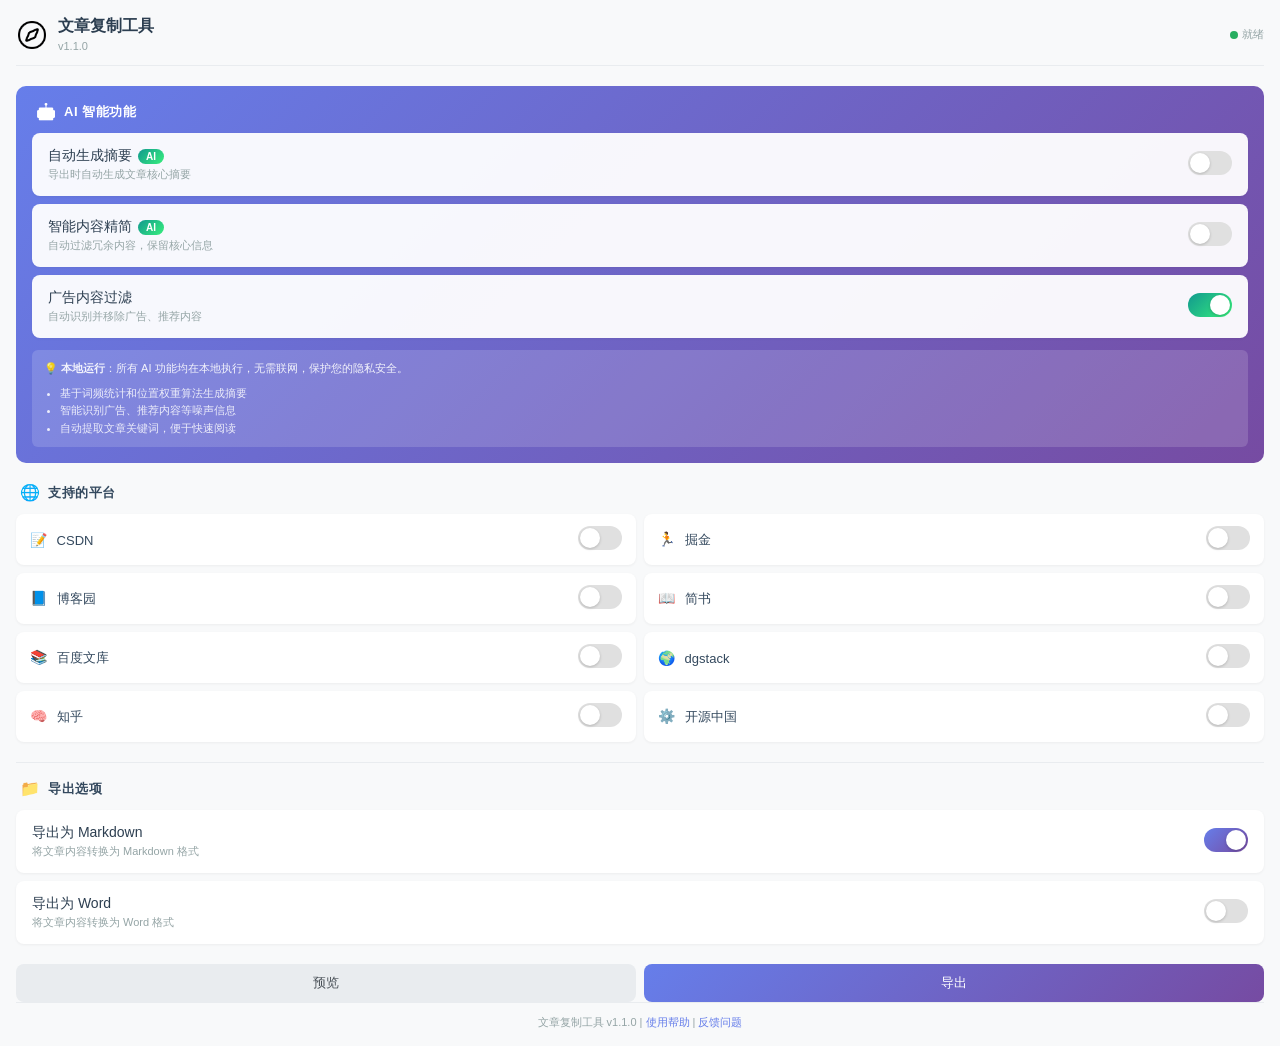
<file: html/index.html>
<!DOCTYPE html>
<html lang="zh-CN">
<head>
    <meta charset="UTF-8">
    <meta name="viewport" content="width=device-width, initial-scale=1.0">
    <title>文章复制工具</title>
    <link rel="stylesheet" href="../css/style.css">
    <script src="../js/baseJs/jquery-2.2.1.js"></script>
    <script src="../js/index.js"></script>
</head>
<body>
    <div class="container">
        <header class="header">
            <div class="header-title">
                <img src="../img/icon.png" alt="Logo" class="header-icon">
                <div>
                    <h1>文章复制工具</h1>
                    <span class="header-version">v1.1.0</span>
                </div>
            </div>
            <div class="status-indicator">
                <span class="status-dot"></span>
                <span style="font-size: 11px; color: #95a5a6;">就绪</span>
            </div>
        </header>

        <section class="ai-features">
            <div class="section-header">
                <span class="section-icon">🤖</span>
                <span class="section-title">AI 智能功能</span>
            </div>
            
            <div class="settings-list">
                <div class="setting-item ai-item">
                    <div class="setting-info">
                        <div style="display: flex; align-items: center;">
                            <span class="setting-label">自动生成摘要</span>
                            <span class="ai-badge">AI</span>
                        </div>
                        <span class="setting-desc">导出时自动生成文章核心摘要</span>
                    </div>
                    <label class="toggle">
                        <input type="checkbox" id="aiSummary" class="toggle-switch ai-toggle">
                    </label>
                </div>

                <div class="setting-item ai-item">
                    <div class="setting-info">
                        <div style="display: flex; align-items: center;">
                            <span class="setting-label">智能内容精简</span>
                            <span class="ai-badge">AI</span>
                        </div>
                        <span class="setting-desc">自动过滤冗余内容，保留核心信息</span>
                    </div>
                    <label class="toggle">
                        <input type="checkbox" id="aiSimplify" class="toggle-switch ai-toggle">
                    </label>
                </div>

                <div class="setting-item ai-item">
                    <div class="setting-info">
                        <span class="setting-label">广告内容过滤</span>
                        <span class="setting-desc">自动识别并移除广告、推荐内容</span>
                    </div>
                    <label class="toggle">
                        <input type="checkbox" id="adFilter" class="toggle-switch ai-toggle" checked>
                    </label>
                </div>
            </div>

            <div class="ai-features-info">
                <p>💡 <strong>本地运行</strong>：所有 AI 功能均在本地执行，无需联网，保护您的隐私安全。</p>
                <ul>
                    <li>基于词频统计和位置权重算法生成摘要</li>
                    <li>智能识别广告、推荐内容等噪声信息</li>
                    <li>自动提取文章关键词，便于快速阅读</li>
                </ul>
            </div>
        </section>

        <section class="section">
            <div class="section-header">
                <span class="section-icon">🌐</span>
                <span class="section-title">支持的平台</span>
            </div>
            
            <div class="platforms-grid">
                <div class="platform-item">
                    <div class="platform-name">
                        <span class="platform-icon">📝</span> CSDN
                    </div>
                    <label class="toggle">
                        <input type="checkbox" name="csdn" class="toggle-switch">
                    </label>
                </div>
                
                <div class="platform-item">
                    <div class="platform-name">
                        <span class="platform-icon">🏃</span> 掘金
                    </div>
                    <label class="toggle">
                        <input type="checkbox" name="juejin" class="toggle-switch">
                    </label>
                </div>
                
                <div class="platform-item">
                    <div class="platform-name">
                        <span class="platform-icon">📘</span> 博客园
                    </div>
                    <label class="toggle">
                        <input type="checkbox" name="bokeyuan" class="toggle-switch">
                    </label>
                </div>
                
                <div class="platform-item">
                    <div class="platform-name">
                        <span class="platform-icon">📖</span> 简书
                    </div>
                    <label class="toggle">
                        <input type="checkbox" name="jianshu" class="toggle-switch">
                    </label>
                </div>
                
                <div class="platform-item">
                    <div class="platform-name">
                        <span class="platform-icon">📚</span> 百度文库
                    </div>
                    <label class="toggle">
                        <input type="checkbox" name="bdwk" class="toggle-switch">
                    </label>
                </div>
                
                <div class="platform-item">
                    <div class="platform-name">
                        <span class="platform-icon">🌍</span> dgstack
                    </div>
                    <label class="toggle">
                        <input type="checkbox" name="dgstack" class="toggle-switch">
                    </label>
                </div>
                
                <div class="platform-item">
                    <div class="platform-name">
                        <span class="platform-icon">🧠</span> 知乎
                    </div>
                    <label class="toggle">
                        <input type="checkbox" name="zhihu" class="toggle-switch">
                    </label>
                </div>
                
                <div class="platform-item">
                    <div class="platform-name">
                        <span class="platform-icon">⚙️</span> 开源中国
                    </div>
                    <label class="toggle">
                        <input type="checkbox" name="oschina" class="toggle-switch">
                    </label>
                </div>
            </div>
        </section>

        <div class="divider"></div>

        <section class="section">
            <div class="section-header">
                <span class="section-icon">📁</span>
                <span class="section-title">导出选项</span>
            </div>
            
            <div class="settings-list">
                <div class="setting-item">
                    <div class="setting-info">
                        <span class="setting-label">导出为 Markdown</span>
                        <span class="setting-desc">将文章内容转换为 Markdown 格式</span>
                    </div>
                    <label class="toggle">
                        <input type="checkbox" id="exportMarkdown" class="toggle-switch" checked>
                    </label>
                </div>
                
                <div class="setting-item">
                    <div class="setting-info">
                        <span class="setting-label">导出为 Word</span>
                        <span class="setting-desc">将文章内容转换为 Word 格式</span>
                    </div>
                    <label class="toggle">
                        <input type="checkbox" id="exportWord" class="toggle-switch">
                    </label>
                </div>
            </div>
        </section>

        <div class="settings-actions">
            <button class="btn btn-secondary" id="previewButton">预览</button>
            <button class="btn btn-primary" id="exportButton">导出</button>
        </div>

        <footer class="footer">
            <p class="footer-text">
                文章复制工具 v1.1.0 | 
                <a href="#" class="footer-link">使用帮助</a> | 
                <a href="#" class="footer-link">反馈问题</a>
            </p>
        </footer>
    </div>

    <!-- 预览模态框 -->
    <div id="previewModal" class="modal" style="display: none; position: fixed; z-index: 1000; left: 0; top: 0; width: 100%; height: 100%; overflow: auto; background-color: rgba(0,0,0,0.4);">
        <div class="modal-content" style="background-color: #fefefe; margin: 15% auto; padding: 20px; border: 1px solid #888; width: 80%; max-width: 800px; max-height: 80vh; overflow-y: auto; border-radius: 8px;">
            <div class="modal-header" style="display: flex; justify-content: space-between; align-items: center; margin-bottom: 16px; padding-bottom: 8px; border-bottom: 1px solid #e9ecef;">
                <h2 style="font-size: 16px; font-weight: 600; color: #2c3e50;">Markdown 预览</h2>
                <span class="close" style="color: #aaa; font-size: 28px; font-weight: bold; cursor: pointer;">&times;</span>
            </div>
            <div class="modal-body">
                <pre id="previewContent" style="background-color: #f8f9fa; padding: 16px; border-radius: 6px; white-space: pre-wrap; font-family: 'Courier New', Courier, monospace; font-size: 13px; line-height: 1.5;"></pre>
            </div>
            <div class="modal-footer" style="display: flex; justify-content: flex-end; margin-top: 16px; padding-top: 8px; border-top: 1px solid #e9ecef;">
                <button id="closePreview" class="btn btn-secondary" style="margin-right: 8px;">关闭</button>
                <button id="downloadMd" class="btn btn-primary">下载 .md 文件</button>
            </div>
        </div>
    </div>
</body>
</html>
</file>
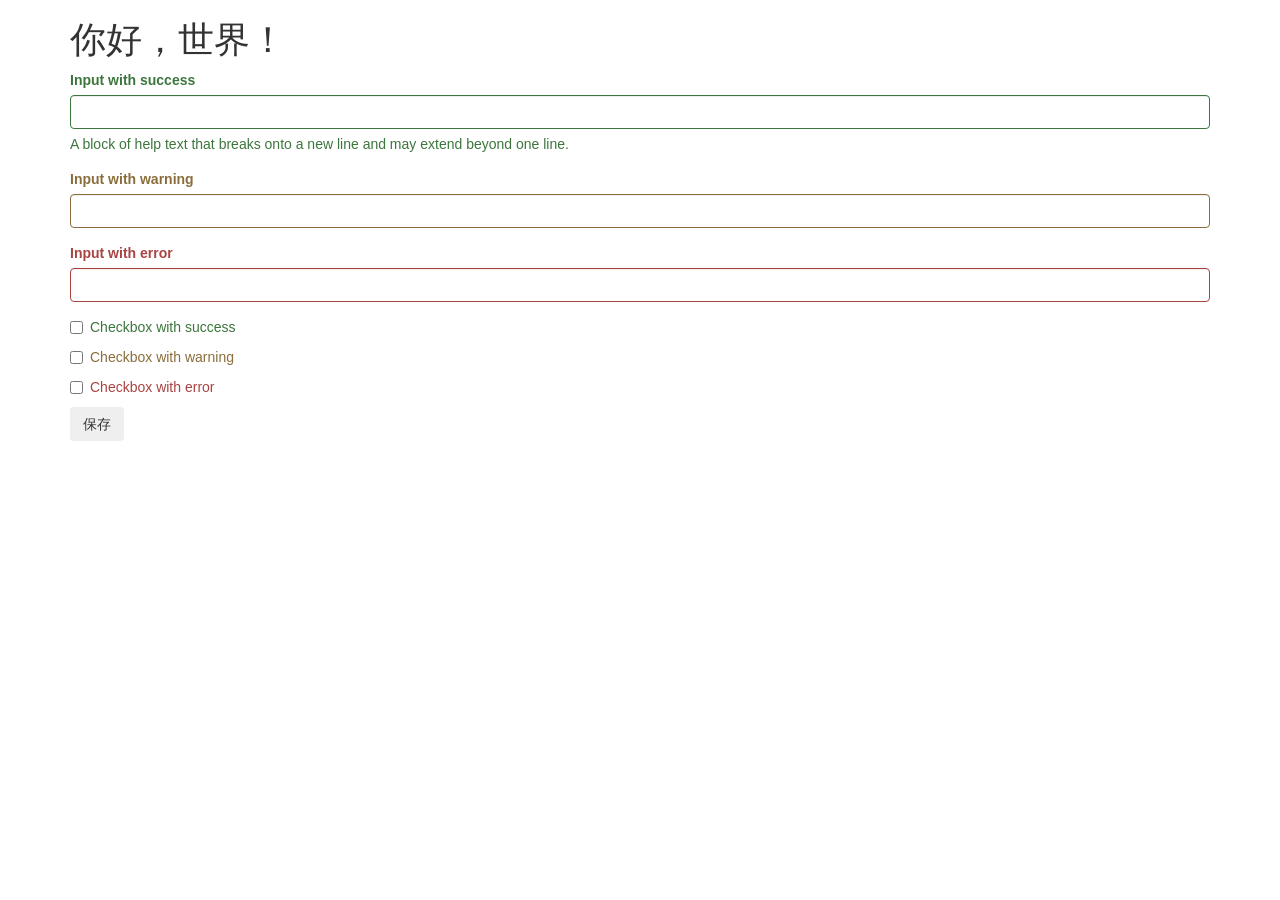
<file: html/test.html>
<!DOCTYPE html>
<html lang="zh-CN">
<head>
    <meta charset="utf-8">
    <meta http-equiv="X-UA-Compatible" content="IE=edge">
    <meta name="viewport" content="width=device-width, initial-scale=1">
    <!-- 上述3个meta标签*必须*放在最前面，任何其他内容都*必须*跟随其后！ -->
    <title>Bootstrap 101 Template</title>

    <!-- Bootstrap -->
    <link href="https://cdn.jsdelivr.net/npm/bootstrap@3.3.7/dist/css/bootstrap.min.css" rel="stylesheet">

    <!-- HTML5 shim 和 Respond.js 是为了让 IE8 支持 HTML5 元素和媒体查询（media queries）功能 -->
    <!-- 警告：通过 file:// 协议（就是直接将 html 页面拖拽到浏览器中）访问页面时 Respond.js 不起作用 -->
    <!--[if lt IE 9]>
    <script src="https://cdn.jsdelivr.net/npm/html5shiv@3.7.3/dist/html5shiv.min.js"></script>
    <script src="https://cdn.jsdelivr.net/npm/respond.js@1.4.2/dest/respond.min.js"></script>
    <![endif]-->
</head>
<body>
<div class="container">
    <h1>你好，世界！</h1>

    <div class="form-group has-success">
        <label class="control-label" for="inputSuccess1">Input with success</label>
        <input type="text" class="form-control" id="inputSuccess1" aria-describedby="helpBlock2">
        <span id="helpBlock2" class="help-block">A block of help text that breaks onto a new line and may extend beyond one line.</span>
    </div>
    <div class="form-group has-warning">
        <label class="control-label" for="inputWarning1">Input with warning</label>
        <input type="text" class="form-control" id="inputWarning1">
    </div>
    <div class="form-group has-error">
        <label class="control-label" for="inputError1">Input with error</label>
        <input type="text" class="form-control" id="inputError1">
    </div>
    <div class="has-success">
        <div class="checkbox">
            <label>
                <input type="checkbox" id="checkboxSuccess" value="option1">
                Checkbox with success
            </label>
        </div>
    </div>
    <div class="has-warning">
        <div class="checkbox">
            <label>
                <input type="checkbox" id="checkboxWarning" value="option1">
                Checkbox with warning
            </label>
        </div>
    </div>
    <div class="has-error">
        <div class="checkbox">
            <label>
                <input type="checkbox" id="checkboxError" value="option1">
                Checkbox with error
            </label>
        </div>
    </div>
    <button class="btn success">保存</button>

</div>

<!-- jQuery (Bootstrap 的所有 JavaScript 插件都依赖 jQuery，所以必须放在前边) -->
<script src="https://cdn.jsdelivr.net/npm/jquery@1.12.4/dist/jquery.min.js"></script>
<!-- 加载 Bootstrap 的所有 JavaScript 插件。你也可以根据需要只加载单个插件。 -->
<script src="https://cdn.jsdelivr.net/npm/bootstrap@3.3.7/dist/js/bootstrap.min.js"></script>
</body>
</html>
</file>
<file: css/style.css>
* {
    margin: 0;
    padding: 0;
    box-sizing: border-box;
}

body {
    font-family: -apple-system, BlinkMacSystemFont, 'Segoe UI', Roboto, 'Helvetica Neue', Arial, sans-serif;
    font-size: 14px;
    color: #333;
    background-color: #f8f9fa;
    min-width: 320px;
}

.container {
    padding: 16px;
}

.header {
    display: flex;
    align-items: center;
    justify-content: space-between;
    margin-bottom: 20px;
    padding-bottom: 12px;
    border-bottom: 1px solid #e9ecef;
}

.header-title {
    display: flex;
    align-items: center;
    gap: 10px;
}

.header-icon {
    width: 32px;
    height: 32px;
    border-radius: 6px;
}

.header-title h1 {
    font-size: 16px;
    font-weight: 600;
    color: #2c3e50;
}

.header-version {
    font-size: 11px;
    color: #95a5a6;
}

.section {
    margin-bottom: 20px;
}

.section-header {
    display: flex;
    align-items: center;
    gap: 8px;
    margin-bottom: 12px;
    padding-left: 4px;
}

.section-icon {
    font-size: 16px;
}

.section-title {
    font-size: 13px;
    font-weight: 600;
    color: #34495e;
    text-transform: uppercase;
    letter-spacing: 0.5px;
}

.ai-features {
    background: linear-gradient(135deg, #667eea 0%, #764ba2 100%);
    border-radius: 10px;
    padding: 16px;
    margin-bottom: 20px;
}

.ai-features .section-title {
    color: #fff;
}

.ai-features .section-icon {
    filter: brightness(0) invert(1);
}

.settings-list {
    display: flex;
    flex-direction: column;
    gap: 8px;
}

.setting-item {
    display: flex;
    align-items: center;
    justify-content: space-between;
    padding: 12px 14px;
    background: #fff;
    border-radius: 8px;
    box-shadow: 0 1px 3px rgba(0, 0, 0, 0.05);
    transition: all 0.3s ease;
    border: 2px solid transparent;
}

.setting-item:hover {
    box-shadow: 0 4px 12px rgba(0, 0, 0, 0.1);
    transform: translateY(-2px);
    border-color: rgba(102, 126, 234, 0.3);
}

.setting-item.ai-item {
    background: rgba(255, 255, 255, 0.95);
}

.setting-info {
    display: flex;
    flex-direction: column;
    gap: 2px;
}

.setting-label {
    font-size: 14px;
    font-weight: 500;
    color: #2c3e50;
}

.setting-desc {
    font-size: 11px;
    color: #95a5a6;
}

.platforms-grid {
    display: grid;
    grid-template-columns: repeat(2, 1fr);
    gap: 8px;
}

.platform-item {
    display: flex;
    align-items: center;
    justify-content: space-between;
    padding: 10px 12px;
    background: #fff;
    border-radius: 8px;
    box-shadow: 0 1px 3px rgba(0, 0, 0, 0.05);
    transition: all 0.3s ease;
    border: 2px solid transparent;
}

.platform-item:hover {
    box-shadow: 0 4px 12px rgba(0, 0, 0, 0.1);
    transform: translateY(-2px);
    border-color: rgba(102, 126, 234, 0.3);
}

.platform-name {
    font-size: 13px;
    font-weight: 500;
    color: #34495e;
}

.platform-icon {
    font-size: 14px;
    margin-right: 6px;
}

.toggle-switch {
    position: relative;
    width: 44px;
    height: 24px;
    -webkit-appearance: none;
    appearance: none;
    background: #e0e0e0;
    border-radius: 12px;
    cursor: pointer;
    transition: background 0.3s ease;
    border: none;
    outline: none;
}

.toggle-switch::before {
    content: '';
    position: absolute;
    width: 20px;
    height: 20px;
    border-radius: 50%;
    background: #fff;
    top: 2px;
    left: 2px;
    transition: transform 0.3s ease;
    box-shadow: 0 1px 3px rgba(0, 0, 0, 0.2);
}

.toggle-switch:checked {
    background: linear-gradient(135deg, #667eea 0%, #764ba2 100%);
}

.toggle-switch:checked::before {
    transform: translateX(20px);
}

.toggle-switch:focus {
    outline: none;
    box-shadow: 0 0 0 3px rgba(102, 126, 234, 0.3);
}

.toggle-switch.ai-toggle:checked {
    background: linear-gradient(135deg, #11998e 0%, #38ef7d 100%);
}

.divider {
    height: 1px;
    background: #e9ecef;
    margin: 16px 0;
}

.footer {
    text-align: center;
    padding-top: 12px;
    border-top: 1px solid #e9ecef;
}

.footer-text {
    font-size: 11px;
    color: #95a5a6;
}

.footer-link {
    color: #667eea;
    text-decoration: none;
}

.footer-link:hover {
    text-decoration: underline;
}

.ai-badge {
    display: inline-flex;
    align-items: center;
    gap: 4px;
    background: linear-gradient(135deg, #11998e 0%, #38ef7d 100%);
    color: #fff;
    padding: 2px 8px;
    border-radius: 10px;
    font-size: 10px;
    font-weight: 600;
    margin-left: 6px;
}

.tooltip {
    position: relative;
}

.tooltip:hover::after {
    content: attr(data-tooltip);
    position: absolute;
    bottom: 100%;
    left: 50%;
    transform: translateX(-50%);
    background: #34495e;
    color: #fff;
    padding: 6px 10px;
    border-radius: 4px;
    font-size: 11px;
    white-space: nowrap;
    z-index: 100;
    margin-bottom: 4px;
}

.info-icon {
    display: inline-flex;
    align-items: center;
    justify-content: center;
    width: 14px;
    height: 14px;
    border-radius: 50%;
    background: #e9ecef;
    color: #7f8c8d;
    font-size: 10px;
    cursor: help;
    margin-left: 4px;
}

.settings-actions {
    display: flex;
    gap: 8px;
    margin-top: 16px;
}

.btn {
    flex: 1;
    padding: 10px 16px;
    border: none;
    border-radius: 8px;
    font-size: 13px;
    font-weight: 500;
    cursor: pointer;
    transition: all 0.2s ease;
}

.btn-primary {
    background: linear-gradient(135deg, #667eea 0%, #764ba2 100%);
    color: #fff;
    transition: all 0.3s ease;
}

.btn-primary:hover {
    box-shadow: 0 4px 16px rgba(102, 126, 234, 0.5);
    transform: translateY(-2px);
}

.btn-primary:active {
    transform: translateY(0);
    box-shadow: 0 2px 8px rgba(102, 126, 234, 0.3);
}

.btn-secondary {
    background: #e9ecef;
    color: #495057;
    transition: all 0.3s ease;
}

.btn-secondary:hover {
    background: #dee2e6;
    box-shadow: 0 2px 8px rgba(0, 0, 0, 0.1);
    transform: translateY(-1px);
}

.btn-secondary:active {
    transform: translateY(0);
    box-shadow: 0 1px 4px rgba(0, 0, 0, 0.1);
}

.status-indicator {
    display: inline-flex;
    align-items: center;
    gap: 4px;
}

.status-dot {
    width: 8px;
    height: 8px;
    border-radius: 50%;
    background: #27ae60;
    animation: pulse 2s infinite;
}

@keyframes pulse {
    0%, 100% {
        opacity: 1;
    }
    50% {
        opacity: 0.5;
    }
}

.ai-features-info {
    background: rgba(255, 255, 255, 0.15);
    border-radius: 6px;
    padding: 10px 12px;
    margin-top: 12px;
}

.ai-features-info p {
    font-size: 11px;
    color: rgba(255, 255, 255, 0.9);
    line-height: 1.5;
    margin: 0;
}

.ai-features-info ul {
    margin: 8px 0 0 0;
    padding-left: 16px;
}

.ai-features-info li {
    font-size: 11px;
    color: rgba(255, 255, 255, 0.85);
    line-height: 1.6;
}

.empty-state {
    text-align: center;
    padding: 24px;
    color: #95a5a6;
}

.empty-state-icon {
    font-size: 32px;
    margin-bottom: 12px;
}

.empty-state-text {
    font-size: 13px;
}
</file>
